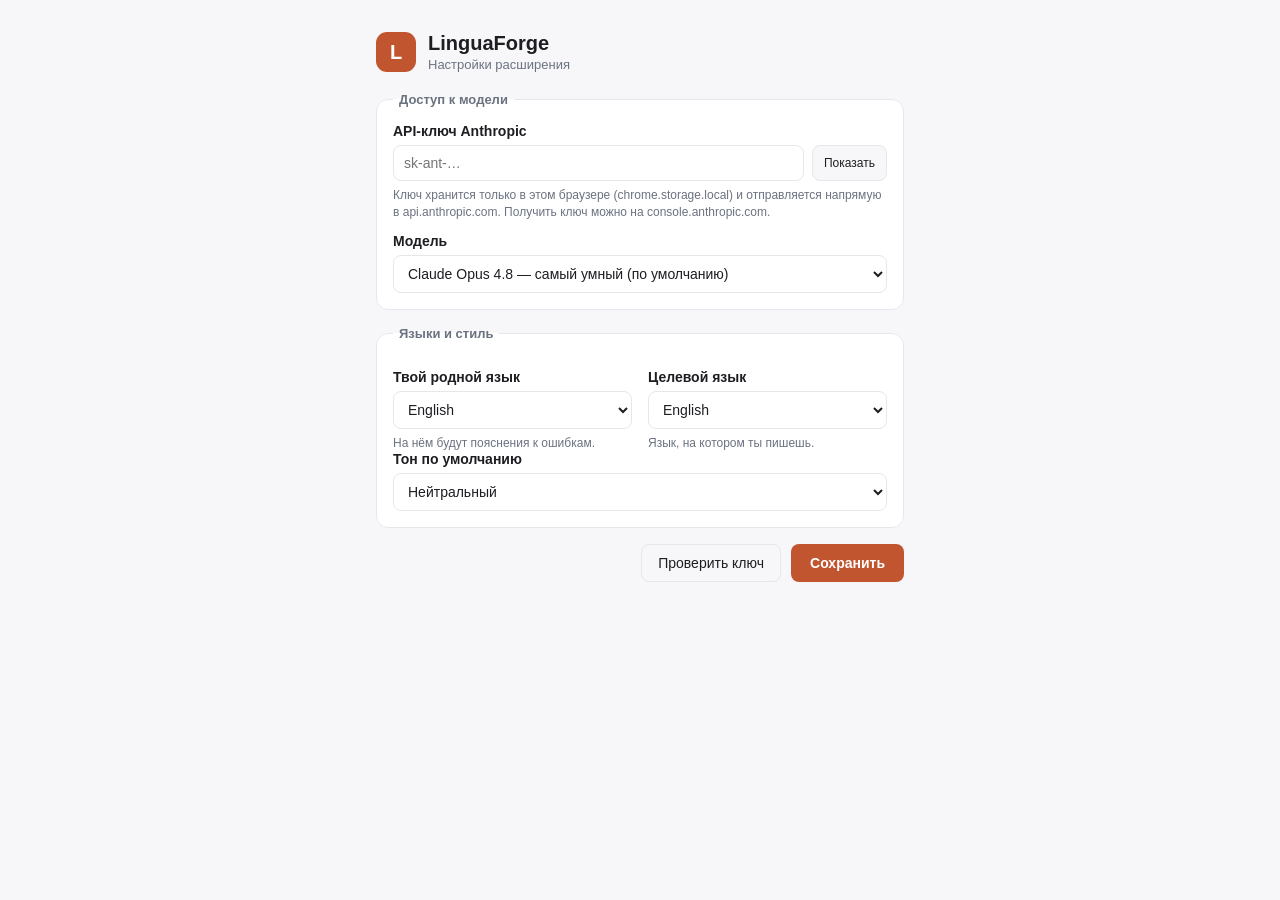
<file: linguaforge/src/options/options.html>
<!DOCTYPE html>
<html lang="ru">
<head>
  <meta charset="UTF-8" />
  <meta name="viewport" content="width=device-width, initial-scale=1.0" />
  <link rel="stylesheet" href="options.css" />
  <title>LinguaForge — настройки</title>
</head>
<body>
  <div class="wrap">
    <header class="head">
      <span class="logo">L</span>
      <div>
        <h1>LinguaForge</h1>
        <p class="muted">Настройки расширения</p>
      </div>
    </header>

    <form id="form">
      <fieldset>
        <legend>Доступ к модели</legend>

        <label for="apiKey">API-ключ Anthropic</label>
        <div class="key-row">
          <input id="apiKey" type="password" placeholder="sk-ant-…" autocomplete="off" spellcheck="false" />
          <button type="button" id="toggle-key" class="ghost small">Показать</button>
        </div>
        <p class="hint">
          Ключ хранится только в этом браузере (chrome.storage.local) и отправляется
          напрямую в api.anthropic.com. Получить ключ можно на
          console.anthropic.com.
        </p>

        <label for="model">Модель</label>
        <select id="model"></select>
      </fieldset>

      <fieldset>
        <legend>Языки и стиль</legend>

        <div class="grid">
          <div>
            <label for="nativeLanguage">Твой родной язык</label>
            <select id="nativeLanguage"></select>
            <p class="hint">На нём будут пояснения к ошибкам.</p>
          </div>
          <div>
            <label for="targetLanguage">Целевой язык</label>
            <select id="targetLanguage"></select>
            <p class="hint">Язык, на котором ты пишешь.</p>
          </div>
        </div>

        <label for="tone">Тон по умолчанию</label>
        <select id="tone"></select>
      </fieldset>

      <div class="actions">
        <button type="button" id="test" class="ghost">Проверить ключ</button>
        <button type="submit" id="save" class="primary">Сохранить</button>
      </div>
      <p id="status" class="status" hidden></p>
    </form>
  </div>

  <script type="module" src="options.js"></script>
</body>
</html>
</file>
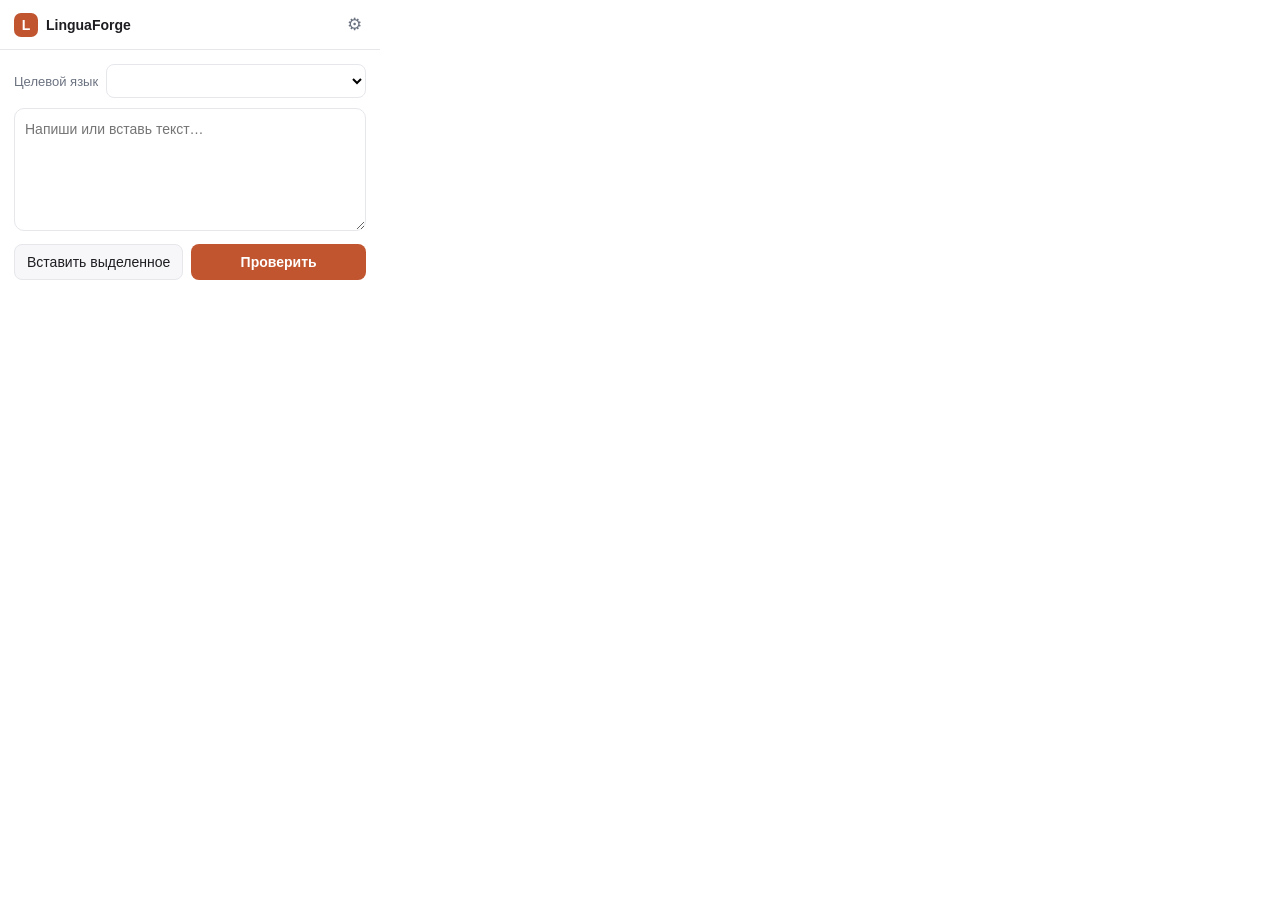
<file: linguaforge/src/popup/popup.html>
<!DOCTYPE html>
<html lang="ru">
<head>
  <meta charset="UTF-8" />
  <meta name="viewport" content="width=device-width, initial-scale=1.0" />
  <link rel="stylesheet" href="popup.css" />
  <title>LinguaForge</title>
</head>
<body>
  <header class="bar">
    <div class="brand">
      <span class="logo">L</span>
      <span>LinguaForge</span>
    </div>
    <button id="open-options" class="icon-btn" title="Настройки" aria-label="Настройки">⚙</button>
  </header>

  <main>
    <div class="row">
      <label for="target" class="muted">Целевой язык</label>
      <select id="target"></select>
    </div>

    <textarea id="input" rows="5" placeholder="Напиши или вставь текст…"></textarea>

    <div class="actions">
      <button id="paste-selection" class="ghost" title="Вставить текст, выделенный на странице">Вставить выделенное</button>
      <button id="check" class="primary">Проверить</button>
    </div>

    <div id="status" class="status" hidden></div>

    <section id="result" class="result" hidden>
      <p id="summary" class="summary"></p>

      <div class="block">
        <div class="block-head">
          <h3>Исправленный текст</h3>
          <button id="copy" class="ghost small">Копировать</button>
        </div>
        <div id="corrected" class="corrected"></div>
      </div>

      <div id="translation-block" class="block" hidden>
        <div class="block-head"><h3>Перевод</h3></div>
        <div id="translation" class="corrected"></div>
      </div>

      <div id="issues-block" class="block" hidden>
        <div class="block-head"><h3>Ошибки и пояснения</h3></div>
        <ul id="issues" class="issues"></ul>
      </div>
    </section>
  </main>

  <script type="module" src="popup.js"></script>
</body>
</html>
</file>
<file: linguaforge/src/options/options.css>
:root {
  --bg: #ffffff;
  --fg: #1d1d22;
  --muted: #6b7280;
  --border: #e5e7eb;
  --surface: #f7f7f9;
  --accent: #c0552f;
  --accent-fg: #ffffff;
  --ok: #157f4b;
  --err: #b3261e;
}

* { box-sizing: border-box; }

body {
  margin: 0;
  font-family: -apple-system, BlinkMacSystemFont, 'Segoe UI', Roboto, sans-serif;
  color: var(--fg);
  background: var(--surface);
  font-size: 14px;
}

.wrap { max-width: 560px; margin: 32px auto; padding: 0 16px; }

.head { display: flex; align-items: center; gap: 12px; margin-bottom: 20px; }
.head h1 { margin: 0; font-size: 20px; }
.muted { color: var(--muted); margin: 2px 0 0; font-size: 13px; }

.logo {
  display: grid;
  place-items: center;
  width: 40px;
  height: 40px;
  border-radius: 11px;
  background: var(--accent);
  color: var(--accent-fg);
  font-weight: 700;
  font-size: 20px;
}

fieldset {
  border: 1px solid var(--border);
  border-radius: 12px;
  background: var(--bg);
  padding: 16px;
  margin: 0 0 16px;
}
legend { padding: 0 6px; font-weight: 600; color: var(--muted); font-size: 13px; }

label { display: block; font-weight: 600; margin: 12px 0 6px; }
fieldset > label:first-of-type { margin-top: 0; }

input, select {
  width: 100%;
  padding: 9px 10px;
  border: 1px solid var(--border);
  border-radius: 8px;
  font: inherit;
  background: var(--bg);
  color: var(--fg);
}
input:focus, select:focus { outline: 2px solid var(--accent); outline-offset: 1px; }

.key-row { display: flex; gap: 8px; }
.key-row input { flex: 1; }

.hint { color: var(--muted); font-size: 12px; margin: 6px 0 0; line-height: 1.4; }

.grid { display: grid; grid-template-columns: 1fr 1fr; gap: 16px; }

.actions { display: flex; gap: 10px; justify-content: flex-end; margin-top: 4px; }

button { cursor: pointer; font: inherit; border-radius: 8px; border: 1px solid transparent; }
.primary { padding: 10px 18px; background: var(--accent); color: var(--accent-fg); font-weight: 600; }
.ghost { padding: 10px 16px; background: var(--surface); border-color: var(--border); color: var(--fg); }
.ghost.small { padding: 6px 11px; font-size: 12px; }
button:disabled { opacity: 0.55; cursor: default; }

.status { margin-top: 12px; padding: 9px 11px; border-radius: 8px; background: var(--surface); font-size: 13px; }
.status.ok { background: #e7f6ee; color: var(--ok); }
.status.error { background: #fdecea; color: var(--err); }

@media (max-width: 480px) { .grid { grid-template-columns: 1fr; } }
</file>
<file: linguaforge/src/popup/popup.css>
:root {
  --bg: #ffffff;
  --fg: #1d1d22;
  --muted: #6b7280;
  --border: #e5e7eb;
  --surface: #f7f7f9;
  --accent: #c0552f;       /* terracotta */
  --accent-fg: #ffffff;
  --ok: #157f4b;
  --err: #b3261e;
  --radius: 10px;
}

* { box-sizing: border-box; }

body {
  width: 380px;
  margin: 0;
  font-family: -apple-system, BlinkMacSystemFont, 'Segoe UI', Roboto, sans-serif;
  font-size: 14px;
  color: var(--fg);
  background: var(--bg);
}

.bar {
  display: flex;
  align-items: center;
  justify-content: space-between;
  padding: 10px 14px;
  border-bottom: 1px solid var(--border);
}

.brand { display: flex; align-items: center; gap: 8px; font-weight: 600; }

.logo {
  display: grid;
  place-items: center;
  width: 24px;
  height: 24px;
  border-radius: 7px;
  background: var(--accent);
  color: var(--accent-fg);
  font-weight: 700;
}

main { padding: 14px; }

.row { display: flex; align-items: center; gap: 8px; margin-bottom: 10px; }
.muted { color: var(--muted); font-size: 13px; }

select {
  flex: 1;
  padding: 7px 8px;
  border: 1px solid var(--border);
  border-radius: 8px;
  background: var(--bg);
  font: inherit;
}

textarea {
  width: 100%;
  resize: vertical;
  padding: 10px;
  border: 1px solid var(--border);
  border-radius: var(--radius);
  font: inherit;
  line-height: 1.45;
}
textarea:focus, select:focus { outline: 2px solid var(--accent); outline-offset: 1px; }

.actions { display: flex; gap: 8px; margin-top: 10px; }

button { cursor: pointer; font: inherit; border-radius: 8px; border: 1px solid transparent; }
button:disabled { opacity: 0.55; cursor: default; }

.primary {
  flex: 1;
  padding: 9px 12px;
  background: var(--accent);
  color: var(--accent-fg);
  font-weight: 600;
}
.ghost {
  padding: 9px 12px;
  background: var(--surface);
  border-color: var(--border);
  color: var(--fg);
}
.ghost.small { padding: 4px 9px; font-size: 12px; }
.icon-btn { background: none; border: none; font-size: 17px; padding: 4px; color: var(--muted); }

.status {
  margin-top: 12px;
  padding: 9px 11px;
  border-radius: 8px;
  background: var(--surface);
  color: var(--muted);
  font-size: 13px;
}
.status.error { background: #fdecea; color: var(--err); }
.status .link { color: var(--accent); text-decoration: underline; cursor: pointer; }

.result { margin-top: 14px; }
.summary { margin: 0 0 12px; color: var(--muted); font-size: 13px; }

.block { margin-bottom: 14px; }
.block-head { display: flex; align-items: center; justify-content: space-between; margin-bottom: 6px; }
.block-head h3 { margin: 0; font-size: 13px; font-weight: 600; color: var(--fg); }

.corrected {
  padding: 10px;
  border: 1px solid var(--border);
  border-radius: 8px;
  background: var(--surface);
  line-height: 1.5;
  white-space: pre-wrap;
  word-break: break-word;
}

.issues { list-style: none; margin: 0; padding: 0; display: flex; flex-direction: column; gap: 8px; }
.issue {
  padding: 9px 10px;
  border: 1px solid var(--border);
  border-left: 3px solid var(--accent);
  border-radius: 8px;
  background: var(--bg);
}
.issue .change { font-size: 13px; margin-bottom: 4px; }
.issue .original { color: var(--err); text-decoration: line-through; }
.issue .suggestion { color: var(--ok); font-weight: 600; }
.issue .explanation { font-size: 13px; color: var(--fg); }
.issue .cat {
  display: inline-block;
  margin-top: 5px;
  padding: 1px 7px;
  font-size: 11px;
  border-radius: 999px;
  background: var(--surface);
  color: var(--muted);
}

.clean { color: var(--ok); font-size: 13px; }
</file>
